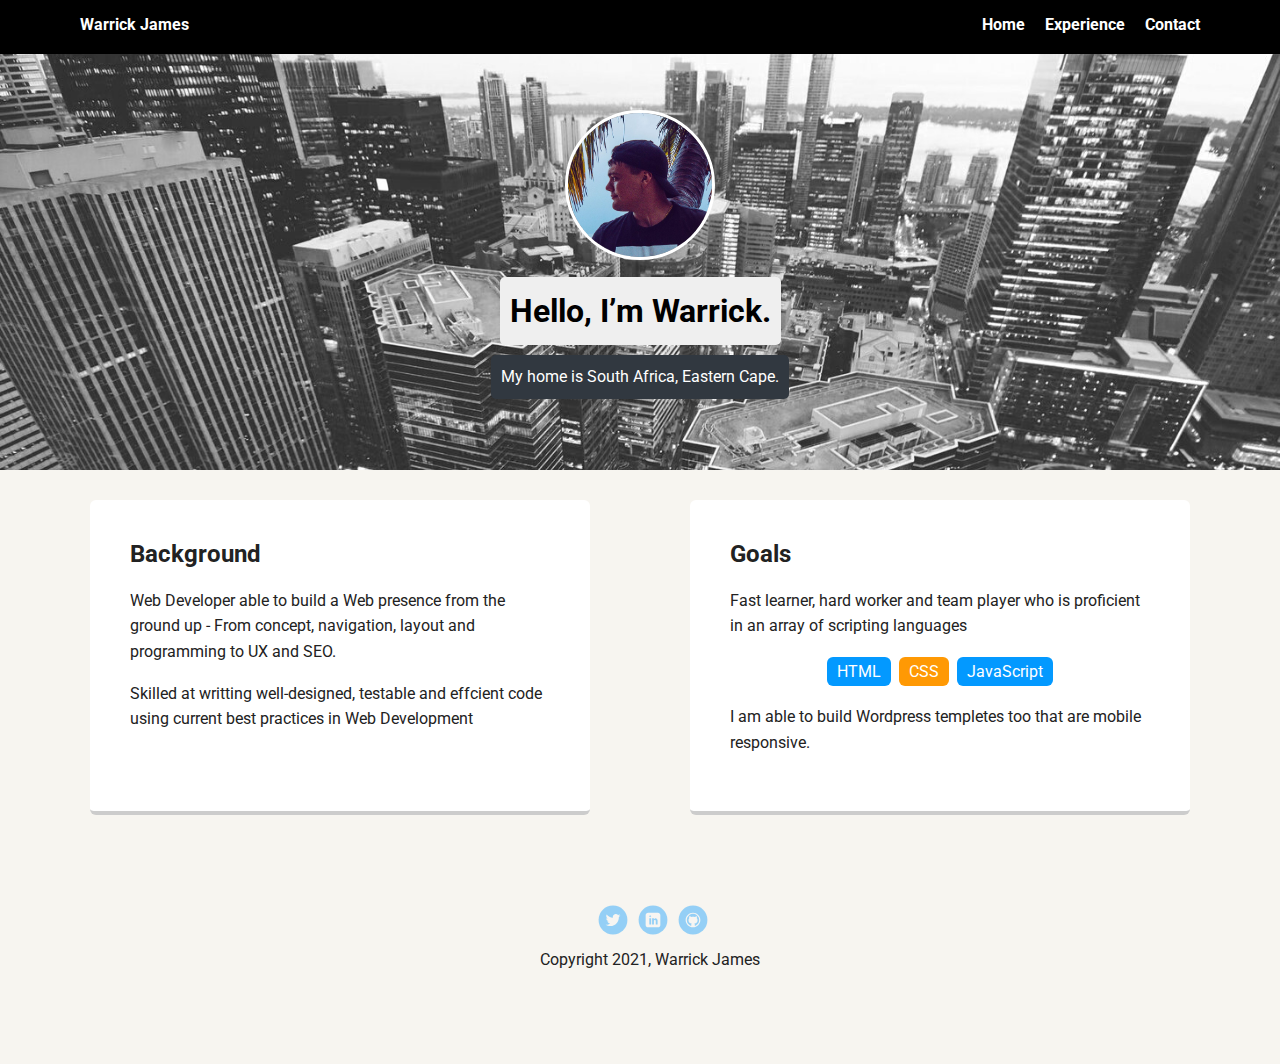
<file: index.html>
<!doctype html> 
<html lang="en">
<head>
  <meta charset="utf-8">
  <title>Warrick James's Profile</title>
  <meta name="viewport" content="width=device-width, initial-scale=1.0">
  <link rel="stylesheet" href="styles.css">
  <link href="https://fonts.googleapis.com/css?family=Muli%7CRoboto:400,300,500,700,900" rel="stylesheet">
</head>
  <body>
    
    
     <nav class="main-nav"> 
          <ul class="nav">
            <li class="name">Warrick James</li>
            <li><a href="index.html">Home</a></li>
            <li><a href="experience.html">Experience</a></li>
            <li><a href="contact.html">Contact</a></li>
          </ul>
      </nav>
    

    <header>
      <img src="images/me.png" alt="Picture of Warrick James" class="profile-image">
      <h1 class="tag name">Hello, I’m Warrick.</h1>
      <p class="tag location">My home is South Africa, Eastern Cape.</p>
    </header>

    <main class="flex">
      
        <section class="card">
          <h2>Background</h2>
          <p>Web Developer able to build a Web presence from the ground up - From concept, navigation, layout and programming to UX and SEO.</p>
          <p>Skilled at writting well-designed, testable and effcient code using current best practices in Web Development</p>
        </section> 
      

      
        <section class="card">
          <h2>Goals</h2>
          <p>Fast learner, hard worker and team player who is proficient in an array of scripting languages</p>
          <ul class="skills">
            <li>HTML</li>
            <li>CSS</li>
            <li>JavaScript</li>
          </ul>
          <p>I am able to build Wordpress templetes too that are mobile responsive.</p>
        </section> 
      
    </main>

    <footer>
      <nav>
          <ul>
            <li><a href="https://twitter.com/warrickjames1" target="_blank" class="social twitter">Twitter</a></li>
            <li><a href="https://www.linkedin.com/in/warrick-james-2936411bb/" target="_blank" class="social linkedin">LinkedIn</a></li>
            <li><a href="https://github.com/warrickjames" target="_blank"  class="social github">Github</a></li>
          </ul>
      </nav>
        <p class="copyright">Copyright 2021, Warrick James</p>   
    </footer>
  </body>
  </html>
</file>
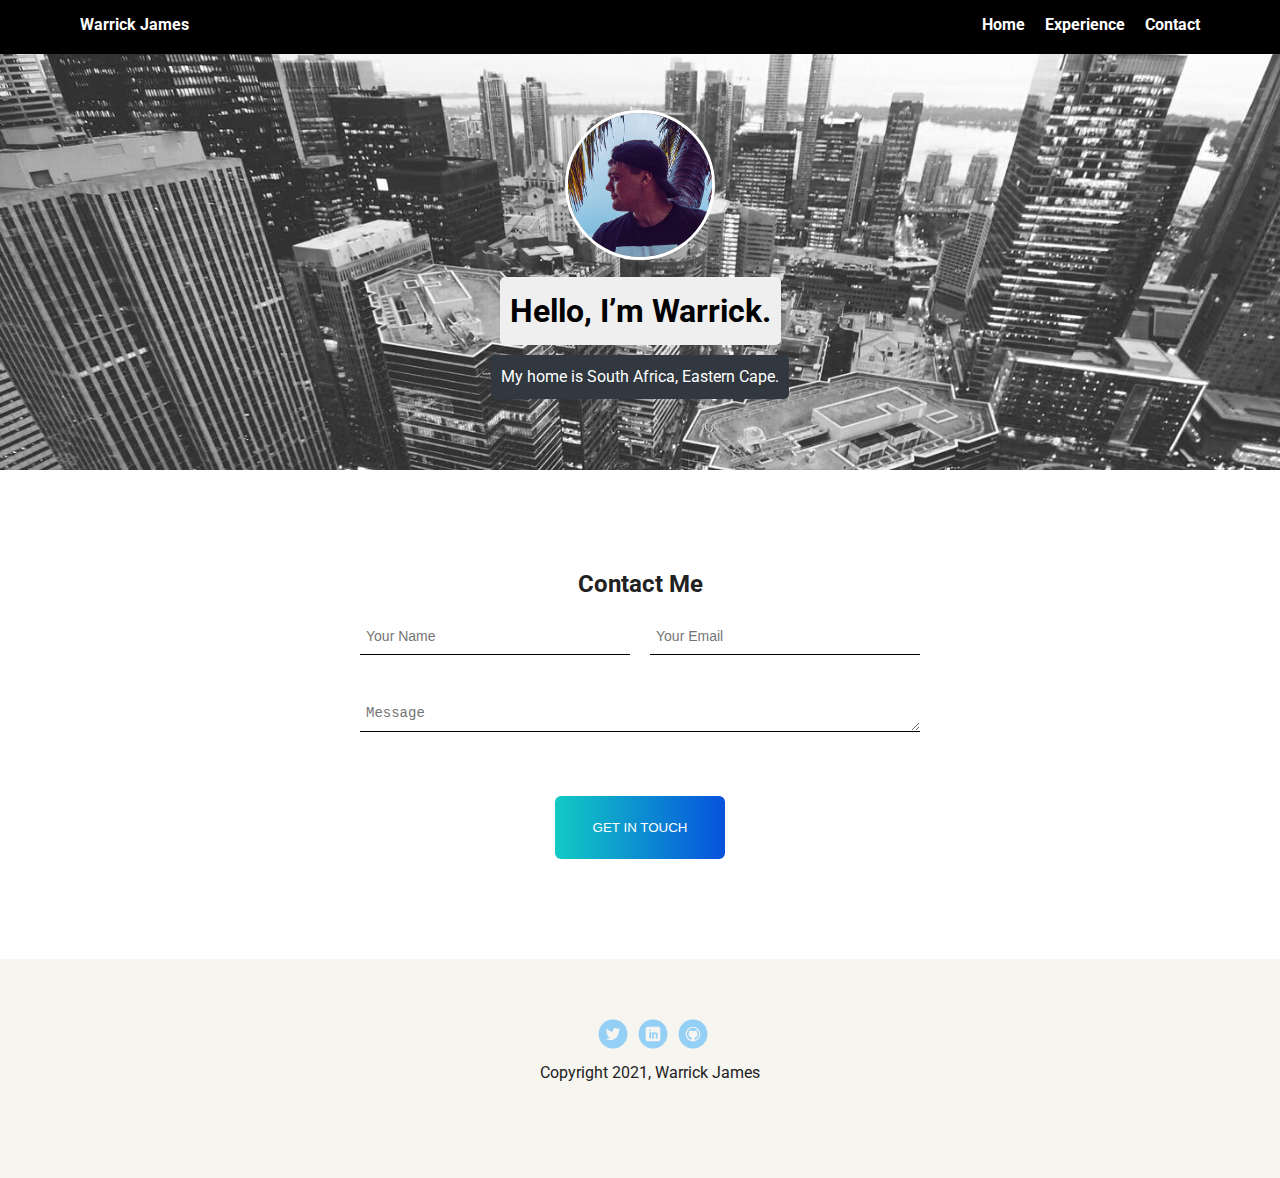
<file: contact.html>
<!doctype html> 
<html lang="en">
<head>
  <meta charset="utf-8">
  <title>Warrick James's Profile</title>
  <meta name="viewport" content="width=device-width, initial-scale=1.0">
  <link rel="stylesheet" href="styles.css">
  <link href="https://fonts.googleapis.com/css?family=Muli%7CRoboto:400,300,500,700,900" rel="stylesheet">
</head>
  <body>

        <nav class="main-nav">
            <ul class="nav">
            <li class="name">Warrick James</li>
            <li><a href="index.html">Home</a></li>
            <li><a href="experience.html">Experience</a></li>
            <li><a href="contact.html">Contact</a></li>
            </ul>
       </nav>
    

    <header>
      <img src="images/me.png" alt="Picture of Warrick James" class="profile-image">
      <h1 class="tag name">Hello, I’m Warrick.</h1>
      <p class="tag location">My home is South Africa, Eastern Cape.</p>
    </header>

    <main>
        <section class="contact-section btn-container clearfix">
            <div class="inner-width">
                <h2>Contact Me</h2>
                <input type="text" class="input-name" placeholder="Your Name">
                <input type="email" class="email" placeholder="Your Email">
                <textarea rows="1" placeholder="Message" class="message"></textarea>
                <button  class="btn btn1">Get in Touch</button>
            </div>  
        </section>
    </main>

    <footer>
        <nav>
            <ul>
                <li><a href="https://twitter.com/warrickjames1" target="_blank" class="social twitter">Twitter</a></li>
                <li><a href="https://www.linkedin.com/in/warrick-james-2936411bb/" target="_blank" class="social linkedin">LinkedIn</a></li>
                <li><a href="https://github.com/warrickjames" target="_blank"  class="social github">Github</a></li>
            </ul>
        </nav>
      <p class="copyright">Copyright 2021, Warrick James</p>
    </footer>
  </body>
  </html>
</file>
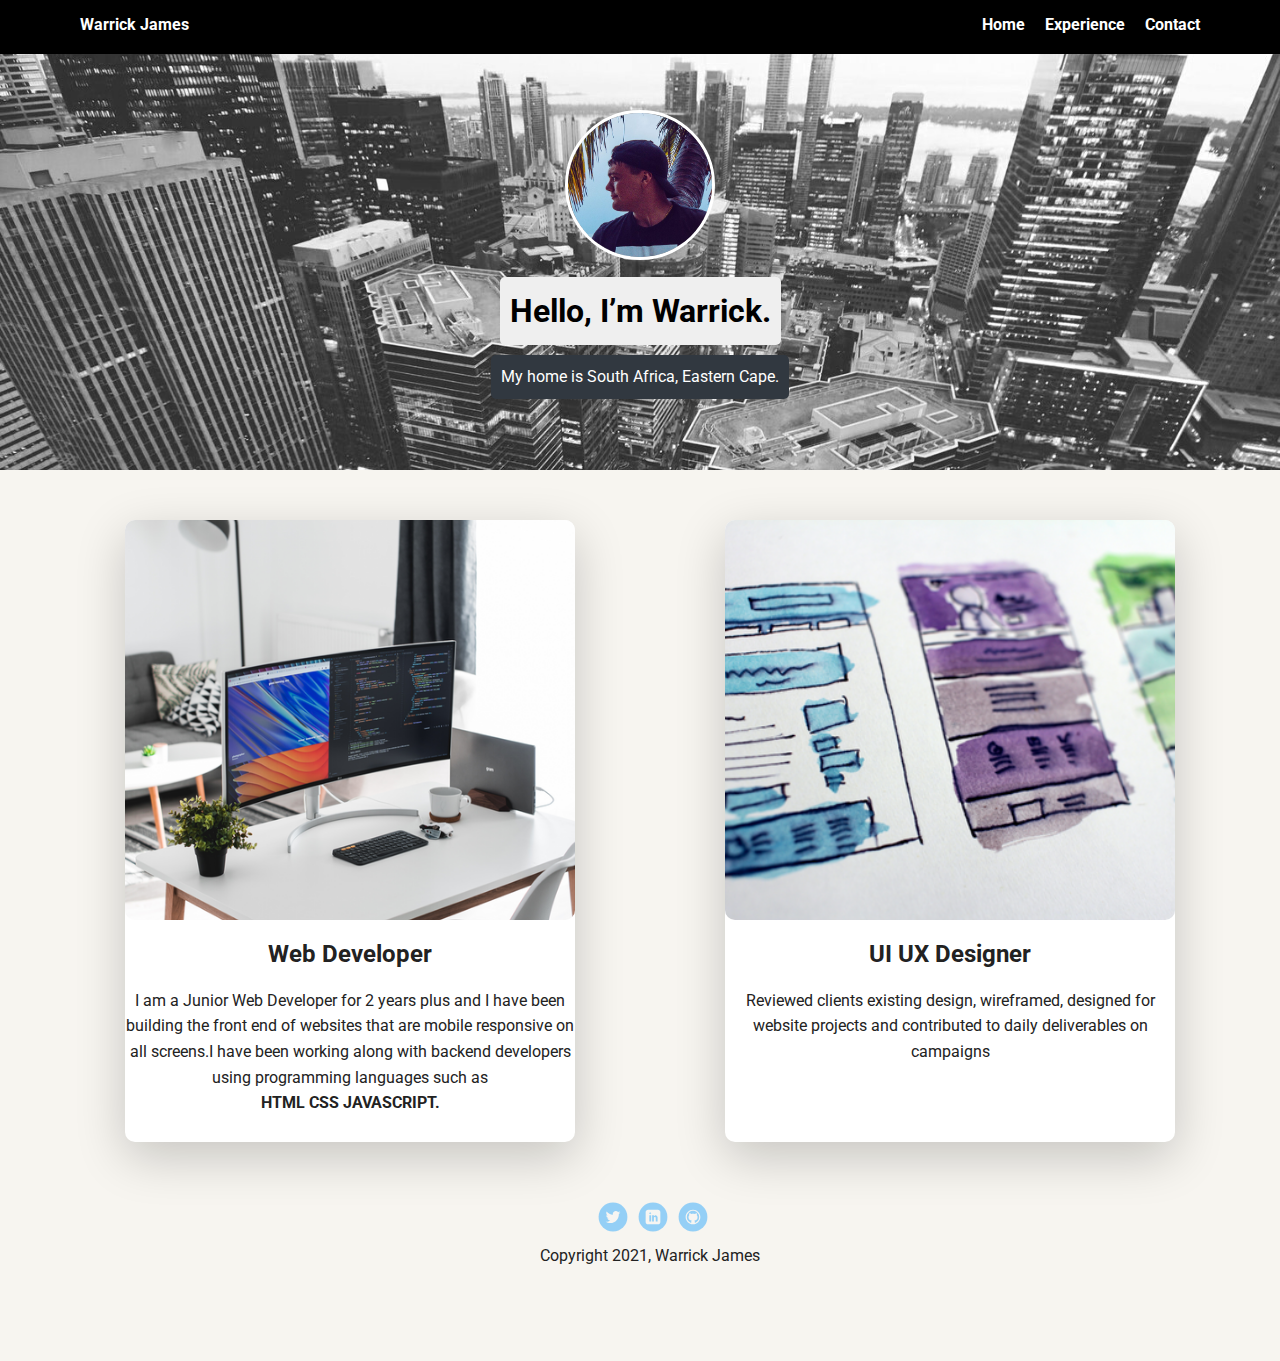
<file: experience.html>
<!doctype html> 
<html lang="en">
<head>
  <meta charset="utf-8">
  <title>Warrick James's Profile</title>
  <meta name="viewport" content="width=device-width, initial-scale=1.0">
  <link rel="stylesheet" href="styles.css">
  <link href="https://fonts.googleapis.com/css?family=Muli%7CRoboto:400,300,500,700,900" rel="stylesheet"></head>
  <body>

    
        <nav class="main-nav">
            <ul class="nav">
            <li class="name">Warrick James</li>
            <li><a href="index.html">Home</a></li>
            <li><a href="experience.html">Experience</a></li>
            <li><a href="contact.html">Contact</a></li>
            </ul>
        </nav>
    

    <header>
        <img src="images/me.png" alt="Picture of Warrick James" class="profile-image">
        <h1 class="tag name">Hello, I’m Warrick.</h1>
        <p class="tag location">My home is South Africa, Eastern Cape.</p>
    </header>
    <main class="flex">


        <section class="container-img-text-1">
            <div class="image1"></div>
            <h2>Web Developer</h2>
            <p>I am a Junior Web Developer for 2 years plus and I have been building the front end of websites that are mobile responsive on all screens.I have been working along with backend developers using programming languages such as<br><strong> HTML CSS JAVASCRIPT.</strong></p>
        </section>

    
   
        <section class="container-img-text-2">
            <div class="image2"></div>
            <h2>UI UX Designer</h2>
            <p>Reviewed clients existing design, wireframed, designed for website projects and contributed to daily deliverables on campaigns</p>
       </section>
    
    
    </main>
    <footer>
    <nav>
        <ul>
            <li><a href="https://twitter.com/warrickjames1" target="_blank" class="social twitter">Twitter</a></li>
            <li><a href="https://www.linkedin.com/in/warrick-james-2936411bb/" target="_blank" class="social linkedin">LinkedIn</a></li>
            <li><a href="https://github.com/warrickjames" target="_blank"  class="social github">Github</a></li>
        </ul>
    </nav>
      <p class="copyright">Copyright 2021, Warrick James</p>
    </footer>
  </body>
  </html>
</file>
<file: styles.css>
/* Global Layout Set-up */
* { 
  box-sizing: border-box;  
}
  
body {
  margin: 0;
  padding: 0;
  text-align: center;
  font-family: 'Roboto', sans-serif;
  color: #222;
  background: #f7f5f0;
}
/* Link Styles */

a {
  text-decoration: none;
  color: rgb(255, 255, 255);
}
a:hover {
  color: #6633ff;
}

/* Section Styles */

.main-nav {
  width: 100%;
  background: black;
  min-height: 30px;
  padding: 10px;
  position: fixed;
  text-align: center;
}
.nav {
  display: flex;
  justify-content: space-around;
  font-weight: 700;
  list-style-type: none;
  margin: 0 auto;
  padding: 0;
}

.nav .name {
    display: block;
    margin-right: auto;
    color: white;
}
.nav li {
  padding: 5px 10px 10px 10px;
}
.nav a {
  transition: all .5s;
}
.nav a:hover {
  color: white
}

header {
  text-align: center;
  background: url('images/east-london.jpg') no-repeat top center ;
  background-size: cover;
  overflow: hidden;
  padding-top: 60px;
}
header {
  line-height: 1.5;
}
header .profile-image {
  margin-top: 50px; 
  width: 150px;
  height: 150px;
  border-radius: 50%;
  border: 3px solid white;
  transition: all .5s;
}

header .profile-image:hover {
  transform: scale(1.2) rotate(40deg);
}
.tag {
  background-color: #efefef;
  color: black;
  padding: 10px;
  border-radius: 5px;
  display: table;
  margin: 10px auto;
} 
.location {
  background-color: #313840;
  color: white;
}
.card {
  margin: 30px;
  padding: 20px 40px 40px;
  max-width: 500px;
  text-align: left;
  background: #fff;
  border-bottom: 4px solid #ccc;
  border-radius: 6px;
  transition: all .5s;
}
.card:hover {
  border-color: #ff99ff;
}

ul.skills {
  padding: 0;
  text-align: center;
}

.skills li {
  border-radius: 6px;
  display: inline-block;
  background: #ff9904;
  color: white;
  padding: 5px 10px;
  margin: 2px;
}

.skills li:nth-child(odd) {
  background: #0399ff;
}

footer {
  width: 100%;
  min-height: 30px;
  padding: 20px 0 40px 20px;
}

footer .copyright {
  top: -8px;
  font-size: .75em;
}

footer ul {
  list-style-type: none;
  margin: 0;
  padding: 0;
}

footer ul li {
  display: inline-block;
}

a.social {
  display: inline-block;
  text-indent: -9999px;
  margin-left: 5px;
  width: 30px;
  height: 30px;
  background-size: 30px 30px;
  opacity: .4;
  transition: all .5s;
}
a.twitter {
  background-image: url(images/twitter.svg);
}
a.linkedin {
  background-image: url(images/linkedin.svg);
}
a.github {
  background-image: url(images/github.svg);
}
a.social:hover {
  opacity: 1;
}

/* Contact form */

.clearfix:before,
.clearfix:after{
  content: "";
  display: block;
}

.clearfix:after{
  clear: both;
}

.contact-section{
  background: #fff;
  padding: 80px 0 ; 
  text-align: center;
}

.inner-width{
  max-width: 600px;
  margin: auto;
  padding: 0 20px;
}

.contact-section h1{
  font-size: 20px;
  color: rgb(0, 0, 0);
  margin-bottom: 40px;
  text-transform: uppercase;
  letter-spacing: 4px;
  font-weight: 400;
}

.input-name,.email,.message{
  background: none;
  border:none;
  outline: none;
  border-bottom: 1px solid;
  color: black;
  padding: 10px 6px;
  font-size: 14px;
  margin-bottom: 40px;
}

.input-name{
  float: left;
  width: 270px;
}

.email{
  float: right;
  width: 270px;
}

.message{
  min-width: 100%;
  max-width: 100%;
}



/* Contact form to make contact form responsive */

@media screen and (max-width:600px){
  .input-name,.email{
    width: 100%;
  }
}


/* Experience page Cards*/

/**/
.container-img-text-1{
  margin-left: 20px;
  background: #fff;
  box-sizing: border-box; 
  border-radius: 10px;
  box-shadow: 0 15px 50px rgba(0,0,0,.2);
  margin-top: 50px;
  width: 450px;
  padding-bottom: 10px;
}

.image1{
  width: 450px;
  height: 400px;
  background-image: url(images/picture1.png);
  background-position: center;
  background-size: cover;
  border-radius: 10px; 
}

.container-img-text-2{
  margin-left: 20px;
  background: #fff;
  box-sizing: border-box; 
  border-radius: 10px;
  box-shadow: 0 15px 50px rgba(0,0,0,.2);
  margin-top: 50px;
  width: 450px;
  padding-bottom: 10px;
}

.image2{
  width: 450px;
  height: 400px;
  background-image: url(images/picture2.png);
  background-position: center;
  background-size: cover;
  border-radius: 10px;
}


/* Contact me Button*/

.btn{
  border: none;
  margin: 20px;
  padding: 24px;
  width: 170px;
  font-family: "montserrat",sans-serif;
  text-transform: uppercase;
  border-radius: 6px;
  cursor: pointer;
  color: #fff;
  background-size: 200%;
  transition: 0.6s;
}

.btn1{
  background-image: linear-gradient(to left,#12CBC4,#0652DD,#12CBC4);
}

.btn:hover{
  background-position: right;
}



/* Styles for larger screens */

@media screen and (min-width: 720px) {
  
  .flex {
      display: -ms-flexbox;      /* TWEENER - IE 10 */
      display: flex; 
      max-width: 1200px;
      -ms-flex-pack: distribute;
      justify-content: space-around;
      margin: 0 auto;
  }

  header {
    min-height: 470px;
  }

  .nav {
    max-width: 1200px;
    padding: 0 30px;
  }
/* Contact form was not displaying properly so i had to comment out main padding top */
/*
  main {
    padding-top: 20px;
  } */

  main p {
    line-height: 1.6em;
  }

  footer {
    font-size: 1.3em;
    max-width: 1200px;
    margin: 40px auto;
  }

}
</file>
